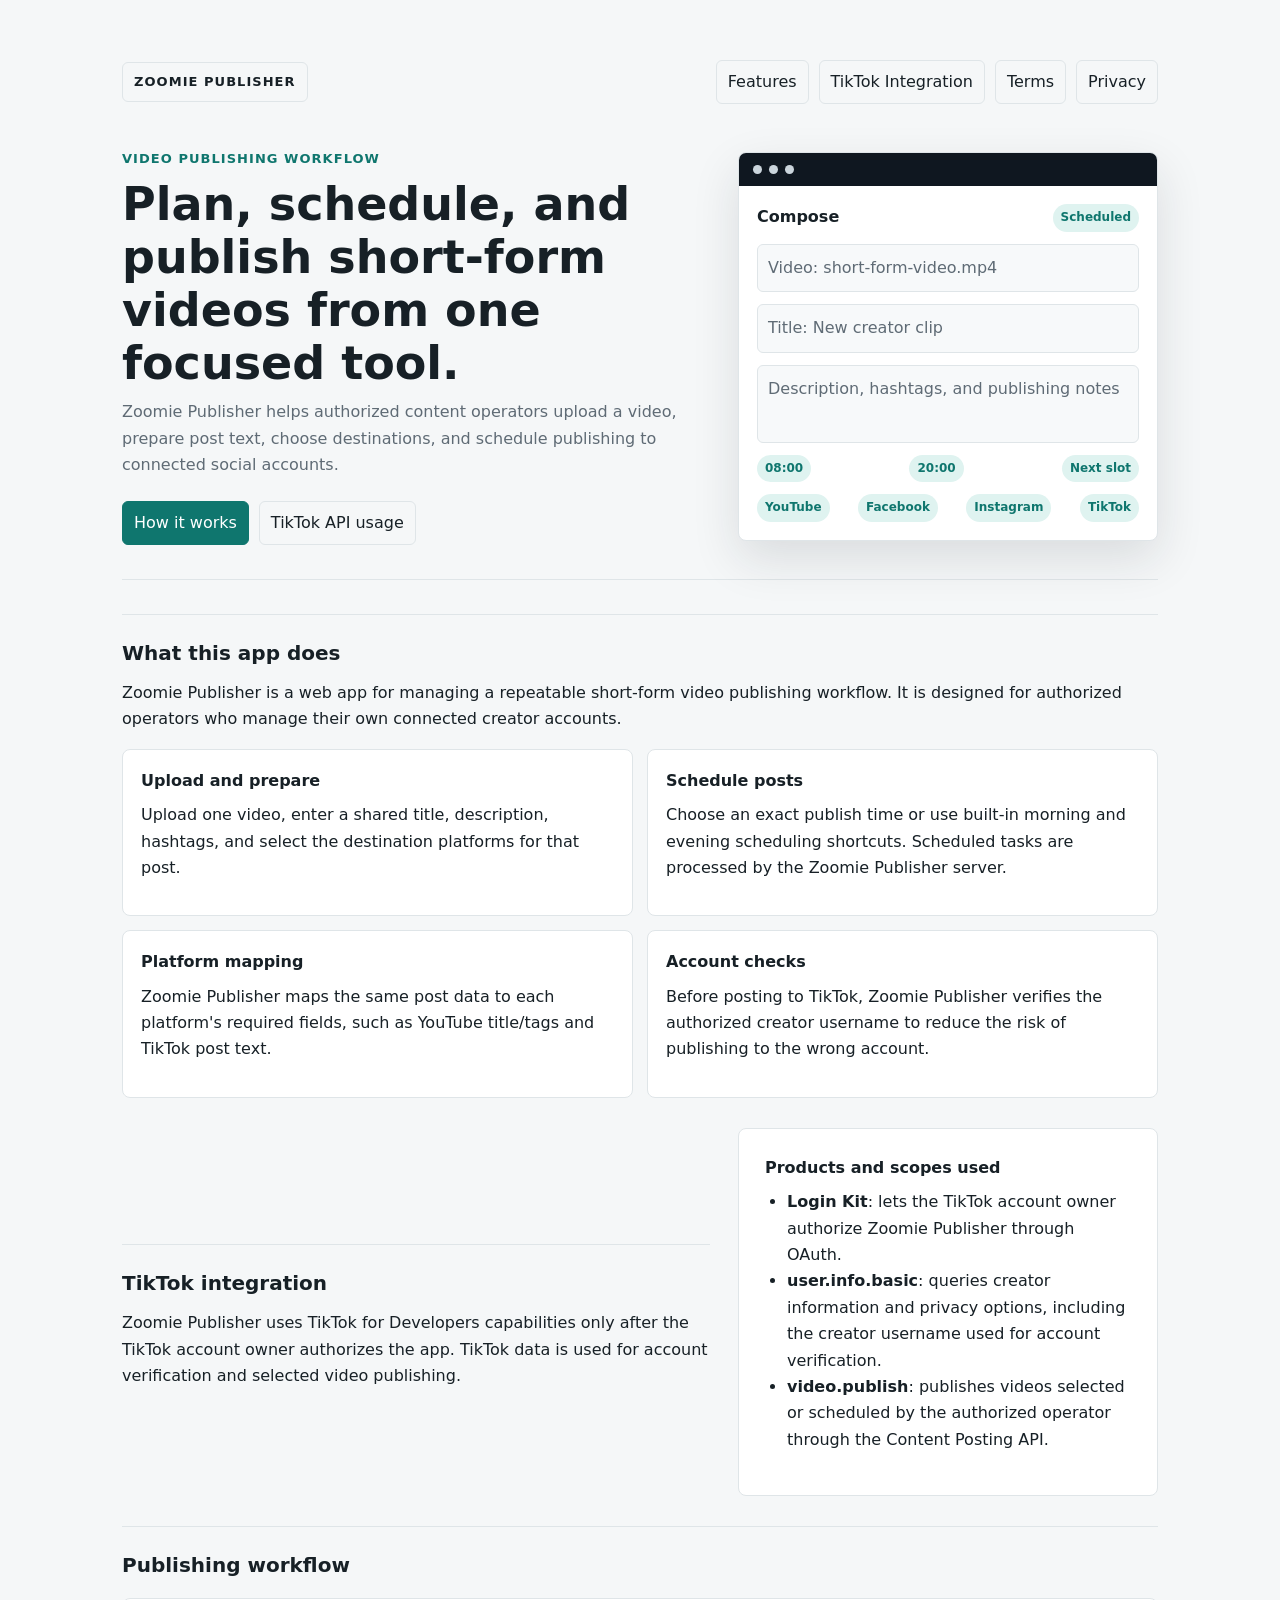
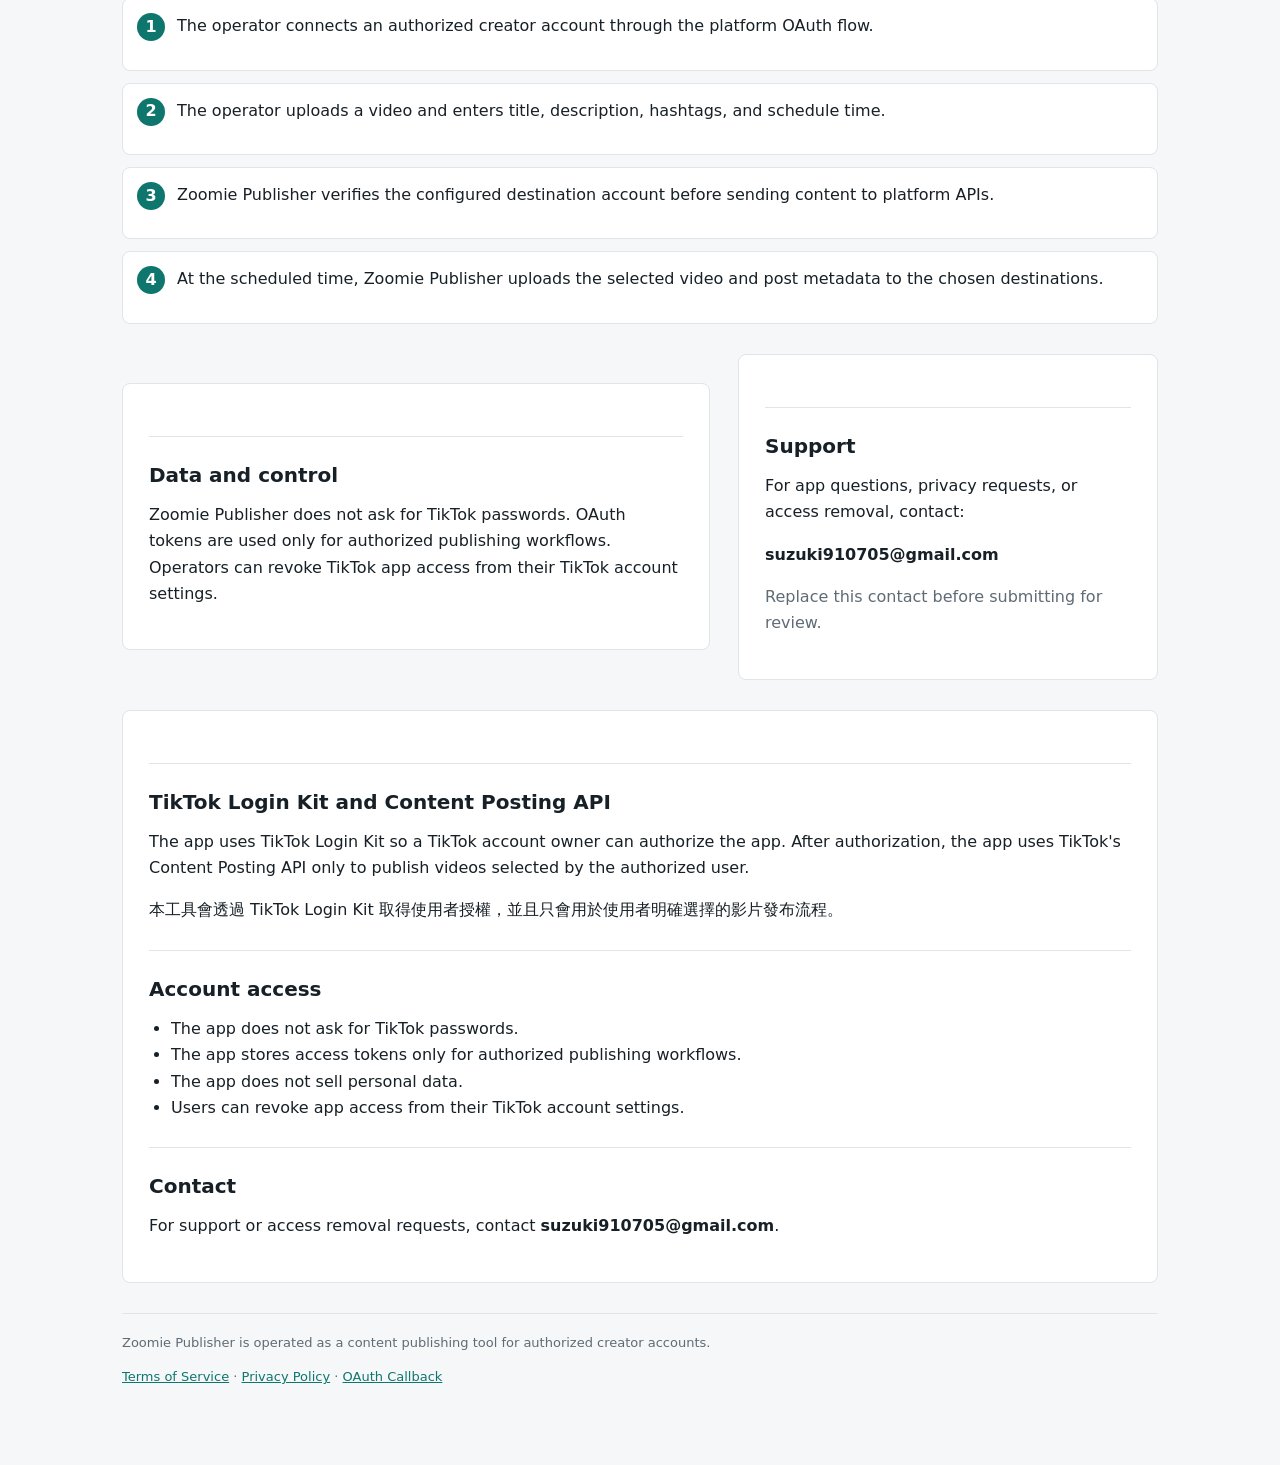
<file: index.html>
<!doctype html>
<html lang="en">
  <head>
    <meta charset="utf-8" />
    <meta name="viewport" content="width=device-width, initial-scale=1" />
    <meta name="application-name" content="Zoomie Publisher" />
    <meta name="description" content="Zoomie Publisher is a web app for preparing, scheduling, and publishing short-form videos to authorized social accounts." />
    <title>Zoomie Publisher</title>
    <link rel="icon" href="favicon.png" type="image/png" />
    <link rel="apple-touch-icon" href="app-icon.png" />
    <link rel="stylesheet" href="styles.css" />
  </head>
  <body>
    <main class="page">
      <header class="hero">
        <nav class="site-nav" aria-label="Site navigation">
          <a class="brand" href="index.html">Zoomie Publisher</a>
          <div>
            <a href="#features">Features</a>
            <a href="#tiktok">TikTok Integration</a>
            <a href="terms.html">Terms</a>
            <a href="privacy.html">Privacy</a>
          </div>
        </nav>

        <div class="hero-grid">
          <section>
            <p class="eyebrow">Video publishing workflow</p>
            <h1>Plan, schedule, and publish short-form videos from one focused tool.</h1>
            <p class="lead">Zoomie Publisher helps authorized content operators upload a video, prepare post text, choose destinations, and schedule publishing to connected social accounts.</p>
            <div class="hero-actions">
              <a href="#workflow">How it works</a>
              <a href="#tiktok">TikTok API usage</a>
            </div>
          </section>

          <aside class="product-preview" aria-label="Zoomie Publisher interface preview">
            <div class="preview-top">
              <span></span>
              <span></span>
              <span></span>
            </div>
            <div class="preview-body">
              <div class="preview-row">
                <strong>Compose</strong>
                <span>Scheduled</span>
              </div>
              <div class="preview-field">Video: short-form-video.mp4</div>
              <div class="preview-field">Title: New creator clip</div>
              <div class="preview-field large">Description, hashtags, and publishing notes</div>
              <div class="preview-slots">
                <span>08:00</span>
                <span>20:00</span>
                <span>Next slot</span>
              </div>
              <div class="preview-platforms">
                <span>YouTube</span>
                <span>Facebook</span>
                <span>Instagram</span>
                <span>TikTok</span>
              </div>
            </div>
          </aside>
        </div>
      </header>

      <section id="features" class="section">
        <h2>What this app does</h2>
        <p>Zoomie Publisher is a web app for managing a repeatable short-form video publishing workflow. It is designed for authorized operators who manage their own connected creator accounts.</p>
        <div class="feature-grid">
          <article>
            <h3>Upload and prepare</h3>
            <p>Upload one video, enter a shared title, description, hashtags, and select the destination platforms for that post.</p>
          </article>
          <article>
            <h3>Schedule posts</h3>
            <p>Choose an exact publish time or use built-in morning and evening scheduling shortcuts. Scheduled tasks are processed by the Zoomie Publisher server.</p>
          </article>
          <article>
            <h3>Platform mapping</h3>
            <p>Zoomie Publisher maps the same post data to each platform's required fields, such as YouTube title/tags and TikTok post text.</p>
          </article>
          <article>
            <h3>Account checks</h3>
            <p>Before posting to TikTok, Zoomie Publisher verifies the authorized creator username to reduce the risk of publishing to the wrong account.</p>
          </article>
        </div>
      </section>

      <section id="tiktok" class="section split">
        <div>
          <h2>TikTok integration</h2>
          <p>Zoomie Publisher uses TikTok for Developers capabilities only after the TikTok account owner authorizes the app. TikTok data is used for account verification and selected video publishing.</p>
        </div>
        <div class="paper">
          <h3>Products and scopes used</h3>
          <ul>
            <li><strong>Login Kit</strong>: lets the TikTok account owner authorize Zoomie Publisher through OAuth.</li>
            <li><strong>user.info.basic</strong>: queries creator information and privacy options, including the creator username used for account verification.</li>
            <li><strong>video.publish</strong>: publishes videos selected or scheduled by the authorized operator through the Content Posting API.</li>
          </ul>
        </div>
      </section>

      <section id="workflow" class="section">
        <h2>Publishing workflow</h2>
        <ol class="steps">
          <li><span>1</span><p>The operator connects an authorized creator account through the platform OAuth flow.</p></li>
          <li><span>2</span><p>The operator uploads a video and enters title, description, hashtags, and schedule time.</p></li>
          <li><span>3</span><p>Zoomie Publisher verifies the configured destination account before sending content to platform APIs.</p></li>
          <li><span>4</span><p>At the scheduled time, Zoomie Publisher uploads the selected video and post metadata to the chosen destinations.</p></li>
        </ol>
      </section>

      <section class="section split">
        <div class="paper">
          <h2>Data and control</h2>
          <p>Zoomie Publisher does not ask for TikTok passwords. OAuth tokens are used only for authorized publishing workflows. Operators can revoke TikTok app access from their TikTok account settings.</p>
        </div>
        <div class="paper">
          <h2>Support</h2>
          <p>For app questions, privacy requests, or access removal, contact:</p>
          <p><strong>suzuki910705@gmail.com</strong></p>
          <p class="note">Replace this contact before submitting for review.</p>
        </div>
      </section>

      <section class="section paper">
        <h2>TikTok Login Kit and Content Posting API</h2>
        <p>The app uses TikTok Login Kit so a TikTok account owner can authorize the app. After authorization, the app uses TikTok's Content Posting API only to publish videos selected by the authorized user.</p>
        <p>本工具會透過 TikTok Login Kit 取得使用者授權，並且只會用於使用者明確選擇的影片發布流程。</p>

        <h2>Account access</h2>
        <ul>
          <li>The app does not ask for TikTok passwords.</li>
          <li>The app stores access tokens only for authorized publishing workflows.</li>
          <li>The app does not sell personal data.</li>
          <li>Users can revoke app access from their TikTok account settings.</li>
        </ul>

        <h2>Contact</h2>
        <p>For support or access removal requests, contact <strong>suzuki910705@gmail.com</strong>.</p>
      </section>

      <footer>
        <p>Zoomie Publisher is operated as a content publishing tool for authorized creator accounts.</p>
        <p><a href="terms.html">Terms of Service</a> · <a href="privacy.html">Privacy Policy</a> · <a href="callback.html">OAuth Callback</a></p>
      </footer>
    </main>
  </body>
</html>
</file>
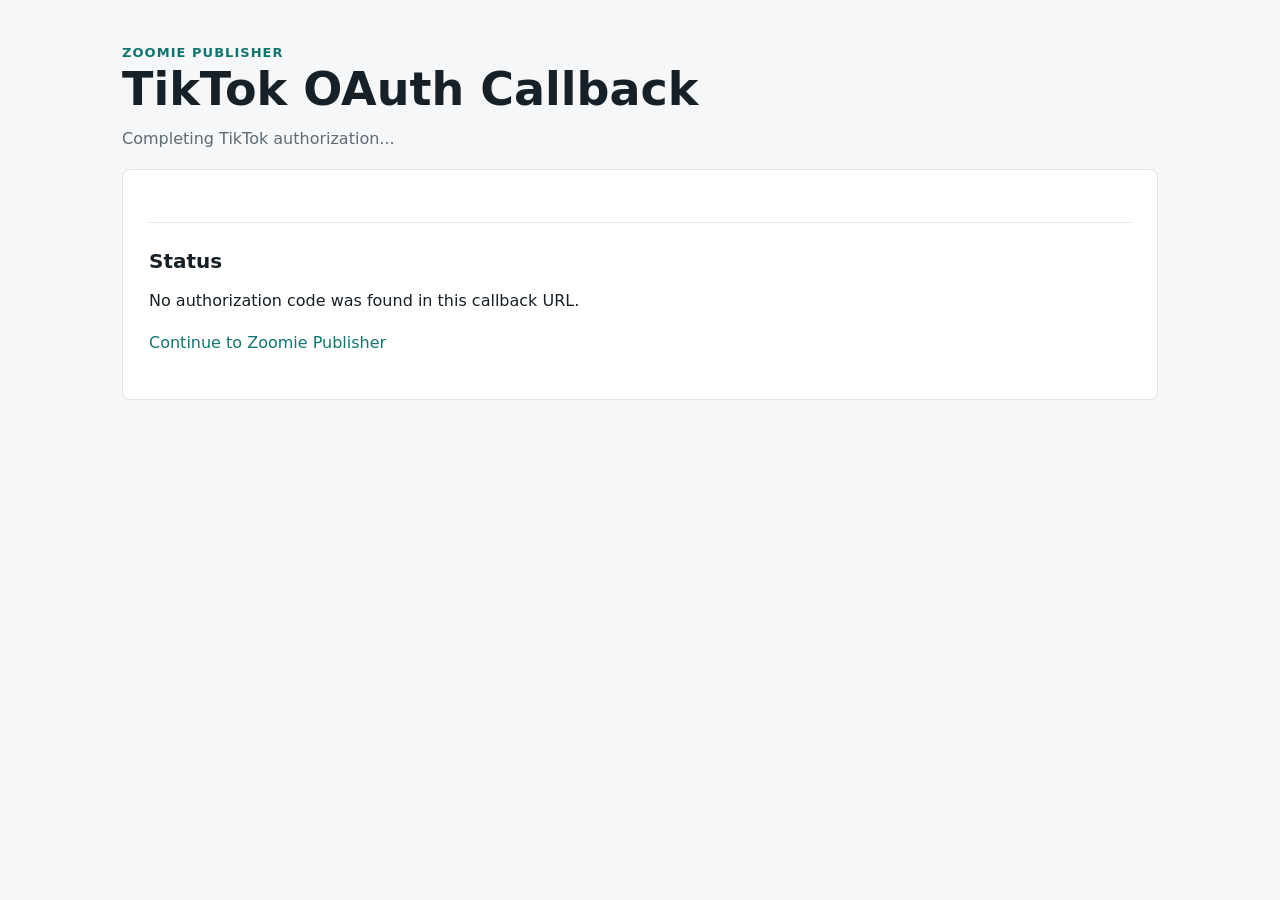
<file: callback.html>
<!doctype html>
<html lang="en">
  <head>
    <meta charset="utf-8" />
    <meta name="viewport" content="width=device-width, initial-scale=1" />
    <meta name="application-name" content="Zoomie Publisher" />
    <title>TikTok OAuth Callback - Zoomie Publisher</title>
    <link rel="icon" href="favicon.png" type="image/png" />
    <link rel="apple-touch-icon" href="app-icon.png" />
    <link rel="stylesheet" href="styles.css" />
  </head>
  <body>
    <main class="page">
      <header class="top">
        <div class="brand">Zoomie Publisher</div>
        <h1>TikTok OAuth Callback</h1>
        <p class="lead">Completing TikTok authorization...</p>
      </header>

      <section class="paper">
        <h2>Status</h2>
        <p id="status">Redirecting to Zoomie Publisher...</p>
        <p><a id="fallback" href="#">Continue to Zoomie Publisher</a></p>
      </section>
    </main>

    <script>
      const params = new URLSearchParams(window.location.search);
      const code = params.get("code") || "";
      const error = params.get("error") || "";
      const errorDescription = params.get("error_description") || "";

      if (!code) {
        const message = error
          ? ["TikTok authorization failed.", error, errorDescription].filter(Boolean).join(" ")
          : "No authorization code was found in this callback URL.";
        document.getElementById("status").textContent = message;
        document.getElementById("fallback").removeAttribute("href");
      } else {
        const target = new URL("https://comfyui-schedule.joyso.io/api/oauth/tiktok/callback");
        target.search = window.location.search;

        document.getElementById("fallback").href = target.toString();
        window.location.replace(target.toString());
      }
    </script>
  </body>
</html>
</file>
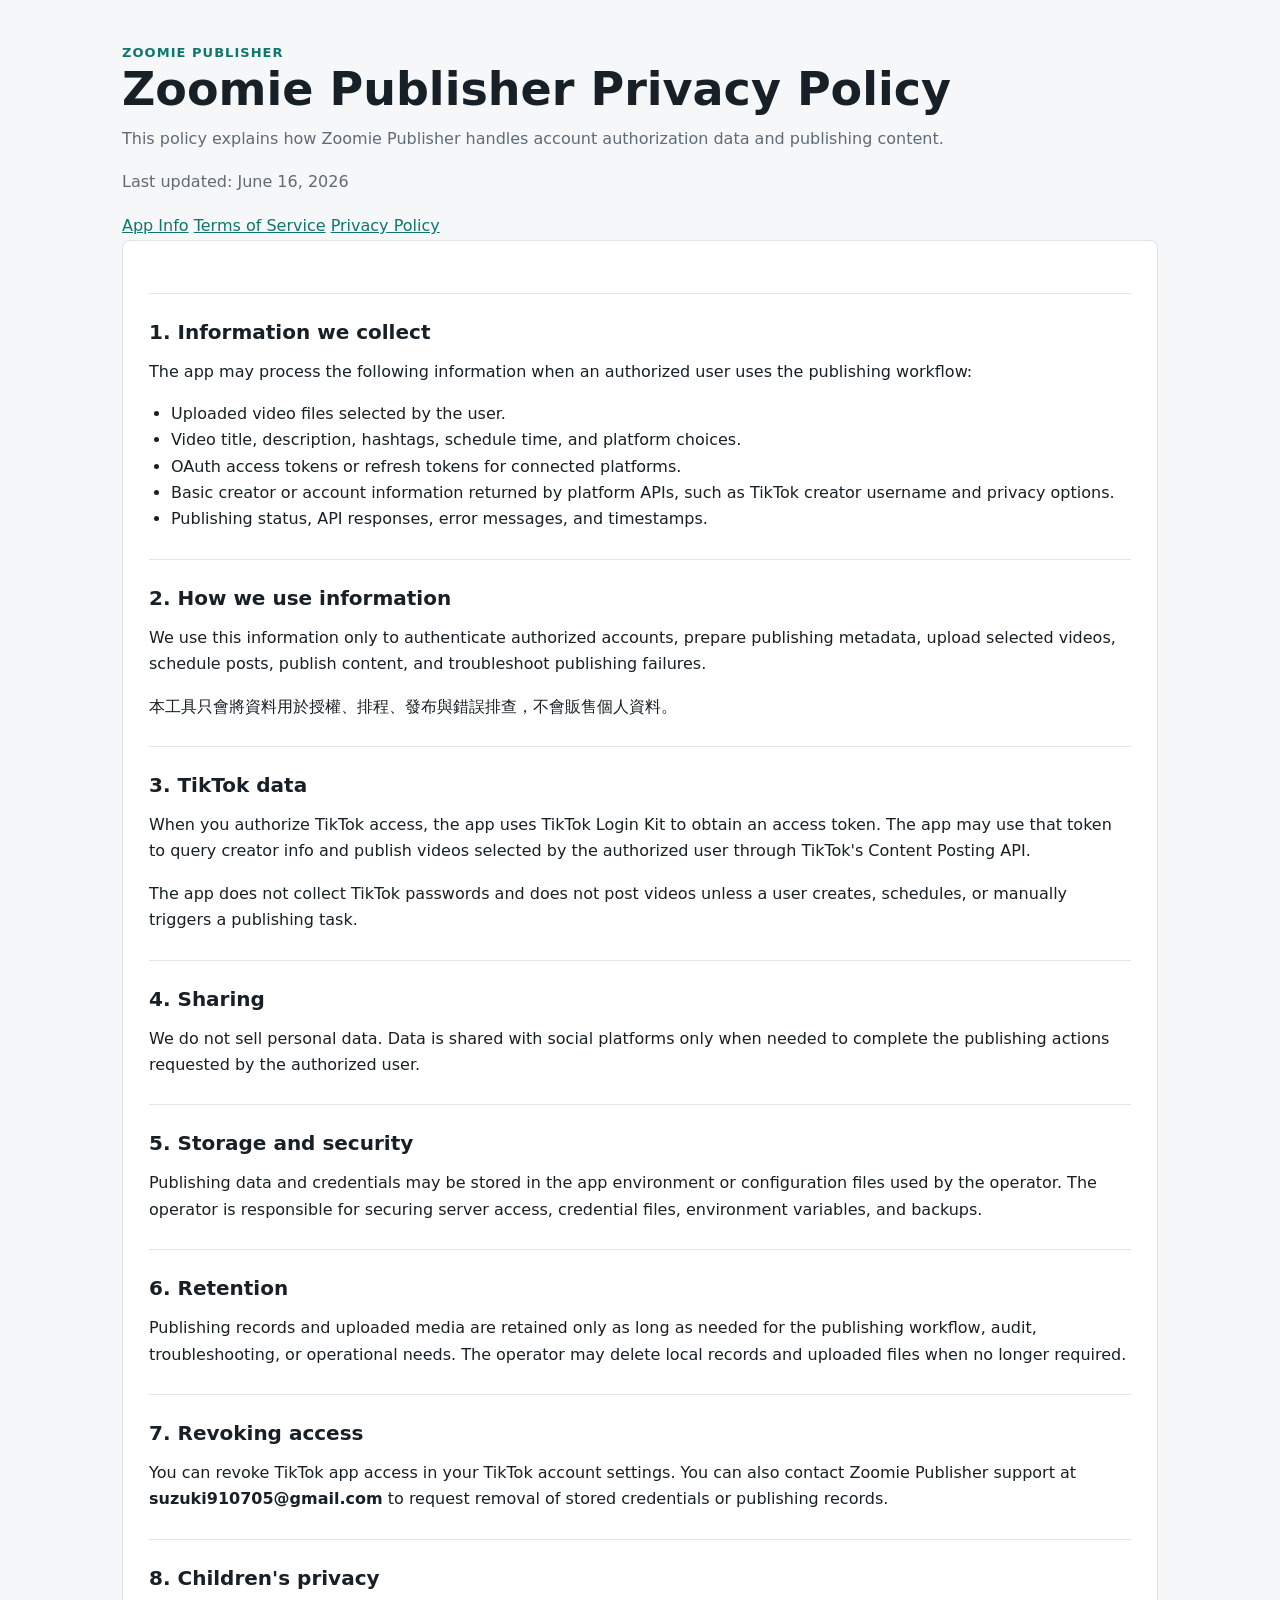
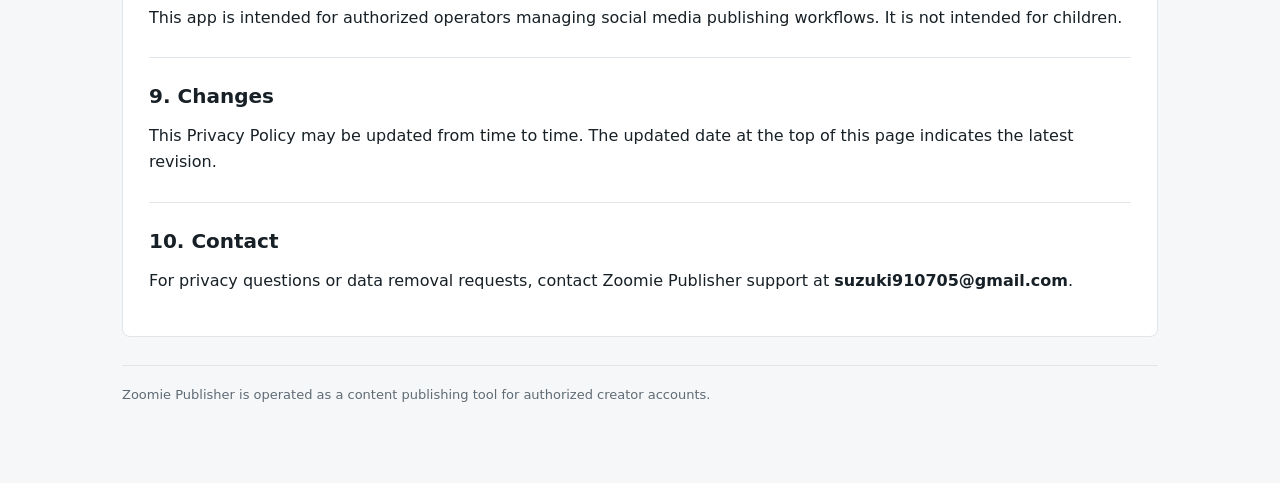
<file: privacy.html>
<!doctype html>
<html lang="en">
  <head>
    <meta charset="utf-8" />
    <meta name="viewport" content="width=device-width, initial-scale=1" />
    <meta name="application-name" content="Zoomie Publisher" />
    <title>Zoomie Publisher Privacy Policy</title>
    <link rel="icon" href="favicon.png" type="image/png" />
    <link rel="apple-touch-icon" href="app-icon.png" />
    <link rel="stylesheet" href="styles.css" />
  </head>
  <body>
    <main class="page">
      <header class="top">
        <div class="brand">Zoomie Publisher</div>
        <h1>Zoomie Publisher Privacy Policy</h1>
        <p class="lead">This policy explains how Zoomie Publisher handles account authorization data and publishing content.</p>
        <p class="updated">Last updated: June 16, 2026</p>
        <nav aria-label="Legal pages">
          <a href="index.html">App Info</a>
          <a href="terms.html">Terms of Service</a>
          <a href="privacy.html">Privacy Policy</a>
        </nav>
      </header>

      <section class="paper">
        <h2>1. Information we collect</h2>
        <p>The app may process the following information when an authorized user uses the publishing workflow:</p>
        <ul>
          <li>Uploaded video files selected by the user.</li>
          <li>Video title, description, hashtags, schedule time, and platform choices.</li>
          <li>OAuth access tokens or refresh tokens for connected platforms.</li>
          <li>Basic creator or account information returned by platform APIs, such as TikTok creator username and privacy options.</li>
          <li>Publishing status, API responses, error messages, and timestamps.</li>
        </ul>

        <h2>2. How we use information</h2>
        <p>We use this information only to authenticate authorized accounts, prepare publishing metadata, upload selected videos, schedule posts, publish content, and troubleshoot publishing failures.</p>
        <p>本工具只會將資料用於授權、排程、發布與錯誤排查，不會販售個人資料。</p>

        <h2>3. TikTok data</h2>
        <p>When you authorize TikTok access, the app uses TikTok Login Kit to obtain an access token. The app may use that token to query creator info and publish videos selected by the authorized user through TikTok's Content Posting API.</p>
        <p>The app does not collect TikTok passwords and does not post videos unless a user creates, schedules, or manually triggers a publishing task.</p>

        <h2>4. Sharing</h2>
        <p>We do not sell personal data. Data is shared with social platforms only when needed to complete the publishing actions requested by the authorized user.</p>

        <h2>5. Storage and security</h2>
        <p>Publishing data and credentials may be stored in the app environment or configuration files used by the operator. The operator is responsible for securing server access, credential files, environment variables, and backups.</p>

        <h2>6. Retention</h2>
        <p>Publishing records and uploaded media are retained only as long as needed for the publishing workflow, audit, troubleshooting, or operational needs. The operator may delete local records and uploaded files when no longer required.</p>

        <h2>7. Revoking access</h2>
        <p>You can revoke TikTok app access in your TikTok account settings. You can also contact Zoomie Publisher support at <strong>suzuki910705@gmail.com</strong> to request removal of stored credentials or publishing records.</p>

        <h2>8. Children's privacy</h2>
        <p>This app is intended for authorized operators managing social media publishing workflows. It is not intended for children.</p>

        <h2>9. Changes</h2>
        <p>This Privacy Policy may be updated from time to time. The updated date at the top of this page indicates the latest revision.</p>

        <h2>10. Contact</h2>
        <p>For privacy questions or data removal requests, contact Zoomie Publisher support at <strong>suzuki910705@gmail.com</strong>.</p>
      </section>

      <footer>
        <p>Zoomie Publisher is operated as a content publishing tool for authorized creator accounts.</p>
      </footer>
    </main>
  </body>
</html>
</file>
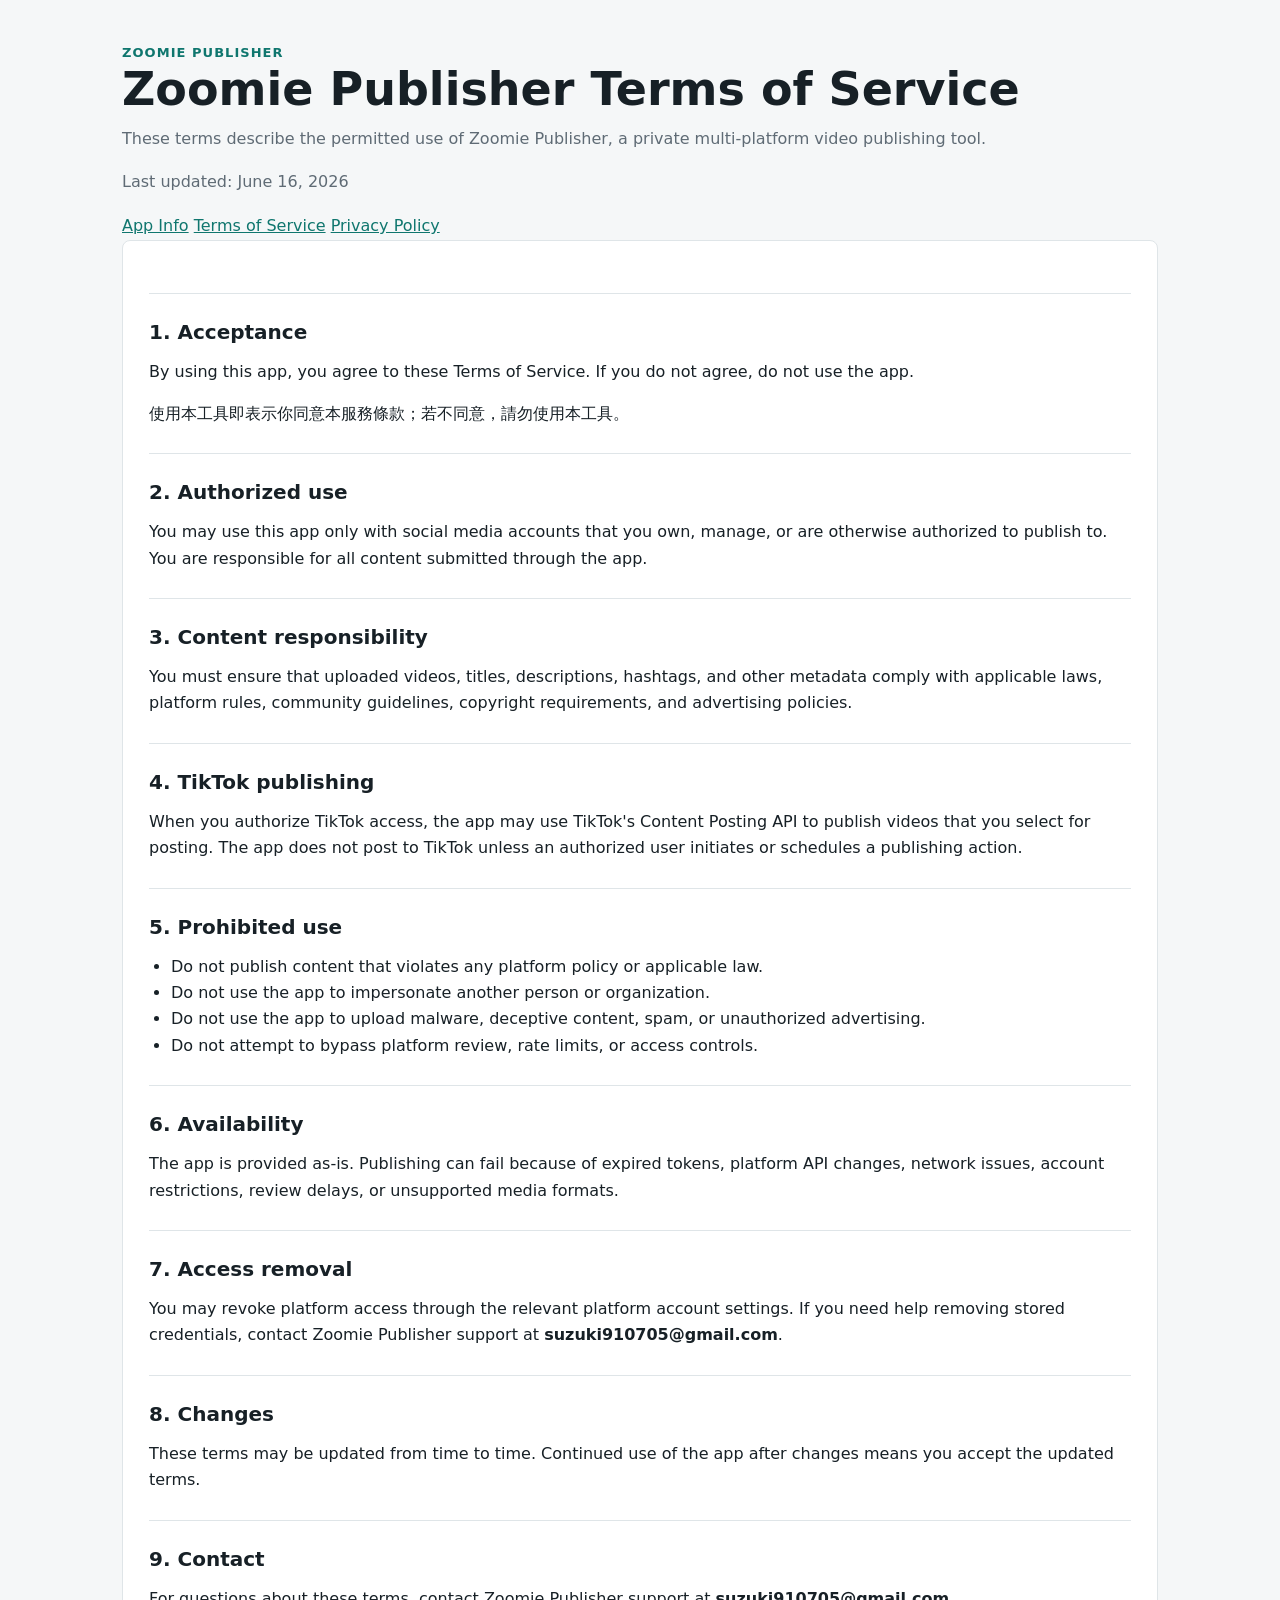
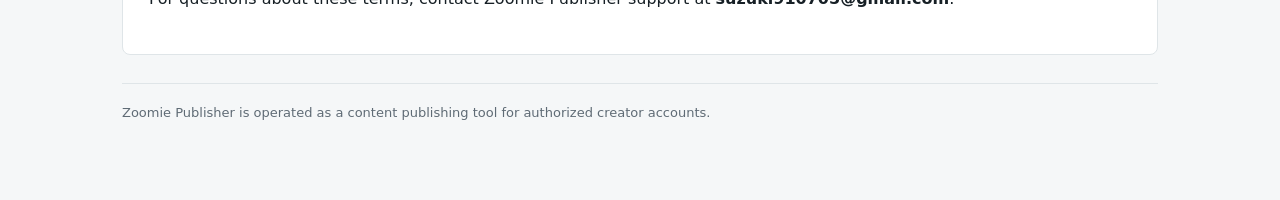
<file: terms.html>
<!doctype html>
<html lang="en">
  <head>
    <meta charset="utf-8" />
    <meta name="viewport" content="width=device-width, initial-scale=1" />
    <meta name="application-name" content="Zoomie Publisher" />
    <title>Zoomie Publisher Terms of Service</title>
    <link rel="icon" href="favicon.png" type="image/png" />
    <link rel="apple-touch-icon" href="app-icon.png" />
    <link rel="stylesheet" href="styles.css" />
  </head>
  <body>
    <main class="page">
      <header class="top">
        <div class="brand">Zoomie Publisher</div>
        <h1>Zoomie Publisher Terms of Service</h1>
        <p class="lead">These terms describe the permitted use of Zoomie Publisher, a private multi-platform video publishing tool.</p>
        <p class="updated">Last updated: June 16, 2026</p>
        <nav aria-label="Legal pages">
          <a href="index.html">App Info</a>
          <a href="terms.html">Terms of Service</a>
          <a href="privacy.html">Privacy Policy</a>
        </nav>
      </header>

      <section class="paper">
        <h2>1. Acceptance</h2>
        <p>By using this app, you agree to these Terms of Service. If you do not agree, do not use the app.</p>
        <p>使用本工具即表示你同意本服務條款；若不同意，請勿使用本工具。</p>

        <h2>2. Authorized use</h2>
        <p>You may use this app only with social media accounts that you own, manage, or are otherwise authorized to publish to. You are responsible for all content submitted through the app.</p>

        <h2>3. Content responsibility</h2>
        <p>You must ensure that uploaded videos, titles, descriptions, hashtags, and other metadata comply with applicable laws, platform rules, community guidelines, copyright requirements, and advertising policies.</p>

        <h2>4. TikTok publishing</h2>
        <p>When you authorize TikTok access, the app may use TikTok's Content Posting API to publish videos that you select for posting. The app does not post to TikTok unless an authorized user initiates or schedules a publishing action.</p>

        <h2>5. Prohibited use</h2>
        <ul>
          <li>Do not publish content that violates any platform policy or applicable law.</li>
          <li>Do not use the app to impersonate another person or organization.</li>
          <li>Do not use the app to upload malware, deceptive content, spam, or unauthorized advertising.</li>
          <li>Do not attempt to bypass platform review, rate limits, or access controls.</li>
        </ul>

        <h2>6. Availability</h2>
        <p>The app is provided as-is. Publishing can fail because of expired tokens, platform API changes, network issues, account restrictions, review delays, or unsupported media formats.</p>

        <h2>7. Access removal</h2>
        <p>You may revoke platform access through the relevant platform account settings. If you need help removing stored credentials, contact Zoomie Publisher support at <strong>suzuki910705@gmail.com</strong>.</p>

        <h2>8. Changes</h2>
        <p>These terms may be updated from time to time. Continued use of the app after changes means you accept the updated terms.</p>

        <h2>9. Contact</h2>
        <p>For questions about these terms, contact Zoomie Publisher support at <strong>suzuki910705@gmail.com</strong>.</p>
      </section>

      <footer>
        <p>Zoomie Publisher is operated as a content publishing tool for authorized creator accounts.</p>
      </footer>
    </main>
  </body>
</html>
</file>
<file: styles.css>
:root {
  color-scheme: light;
  --bg: #f5f7f8;
  --paper: #ffffff;
  --text: #172026;
  --muted: #5f6b75;
  --line: #dfe5e8;
  --accent: #0f766e;
  --accent-soft: #dff3f0;
  --ink: #0f1720;
}

* {
  box-sizing: border-box;
}

body {
  margin: 0;
  background: var(--bg);
  color: var(--text);
  font-family: Inter, ui-sans-serif, system-ui, -apple-system, BlinkMacSystemFont, "Segoe UI", sans-serif;
  letter-spacing: 0;
  line-height: 1.65;
}

a {
  color: var(--accent);
}

.page {
  max-width: 1080px;
  margin: 0 auto;
  padding: 42px 22px 64px;
}

.hero {
  border-bottom: 1px solid var(--line);
  margin-bottom: 34px;
  padding-bottom: 34px;
}

.brand {
  color: var(--accent);
  font-size: 13px;
  font-weight: 800;
  letter-spacing: 0.08em;
  text-transform: uppercase;
  text-decoration: none;
}

h1,
h2,
p,
ul {
  margin-top: 0;
}

h1 {
  font-size: 46px;
  line-height: 1.15;
  margin-bottom: 10px;
}

h2 {
  border-top: 1px solid var(--line);
  font-size: 20px;
  margin-bottom: 10px;
  margin-top: 26px;
  padding-top: 22px;
}

h3 {
  font-size: 16px;
  margin-bottom: 8px;
  margin-top: 0;
}

.lead,
.updated,
footer,
.note {
  color: var(--muted);
}

.paper {
  background: var(--paper);
  border: 1px solid var(--line);
  border-radius: 8px;
  padding: 26px;
}

nav {
  margin-top: 18px;
}

.site-nav {
  display: flex;
  justify-content: space-between;
  align-items: center;
  gap: 12px;
  margin-bottom: 44px;
}

.site-nav div {
  display: flex;
  flex-wrap: wrap;
  gap: 10px;
}

.site-nav a,
.hero-actions a {
  border: 1px solid var(--line);
  border-radius: 6px;
  color: var(--text);
  padding: 8px 11px;
  text-decoration: none;
}

.hero-grid,
.split {
  display: grid;
  grid-template-columns: minmax(0, 1fr) minmax(320px, 420px);
  gap: 28px;
  align-items: center;
}

.eyebrow {
  color: var(--accent);
  font-size: 13px;
  font-weight: 800;
  letter-spacing: 0.08em;
  margin-bottom: 8px;
  text-transform: uppercase;
}

.hero-actions {
  display: flex;
  flex-wrap: wrap;
  gap: 10px;
  margin-top: 22px;
}

.hero-actions a:first-child {
  background: var(--accent);
  border-color: var(--accent);
  color: #fff;
}

.product-preview {
  background: var(--paper);
  border: 1px solid var(--line);
  border-radius: 8px;
  box-shadow: 0 18px 48px rgba(23, 32, 38, 0.12);
  overflow: hidden;
}

.preview-top {
  background: var(--ink);
  display: flex;
  gap: 7px;
  padding: 12px 14px;
}

.preview-top span {
  background: #cbd5dc;
  border-radius: 999px;
  height: 9px;
  width: 9px;
}

.preview-body {
  display: grid;
  gap: 12px;
  padding: 18px;
}

.preview-row,
.preview-slots,
.preview-platforms {
  display: flex;
  flex-wrap: wrap;
  gap: 8px;
  justify-content: space-between;
}

.preview-row span,
.preview-slots span,
.preview-platforms span {
  background: var(--accent-soft);
  border-radius: 999px;
  color: var(--accent);
  font-size: 12px;
  font-weight: 700;
  padding: 4px 8px;
}

.preview-field {
  background: #f7f9fa;
  border: 1px solid var(--line);
  border-radius: 6px;
  color: var(--muted);
  padding: 10px;
}

.preview-field.large {
  min-height: 78px;
}

.section {
  margin-bottom: 30px;
}

.feature-grid {
  display: grid;
  grid-template-columns: repeat(2, minmax(0, 1fr));
  gap: 14px;
  margin-top: 16px;
}

.feature-grid article {
  background: var(--paper);
  border: 1px solid var(--line);
  border-radius: 8px;
  padding: 18px;
}

.steps {
  display: grid;
  gap: 12px;
  list-style: none;
  padding: 0;
}

.steps li {
  align-items: flex-start;
  background: var(--paper);
  border: 1px solid var(--line);
  border-radius: 8px;
  display: flex;
  gap: 12px;
  padding: 14px;
}

.steps span {
  background: var(--accent);
  border-radius: 999px;
  color: #fff;
  display: grid;
  flex: 0 0 28px;
  font-weight: 800;
  height: 28px;
  place-items: center;
}

ul {
  padding-left: 22px;
}

footer {
  border-top: 1px solid var(--line);
  font-size: 13px;
  margin-top: 28px;
  padding-top: 18px;
}

@media (max-width: 640px) {
  .page {
    padding: 28px 14px 44px;
  }

  .hero-grid,
  .split,
  .feature-grid {
    grid-template-columns: 1fr;
  }

  .site-nav {
    align-items: flex-start;
    flex-direction: column;
  }

  .paper {
    padding: 20px;
  }

  h1 {
    font-size: 28px;
  }
}
</file>
